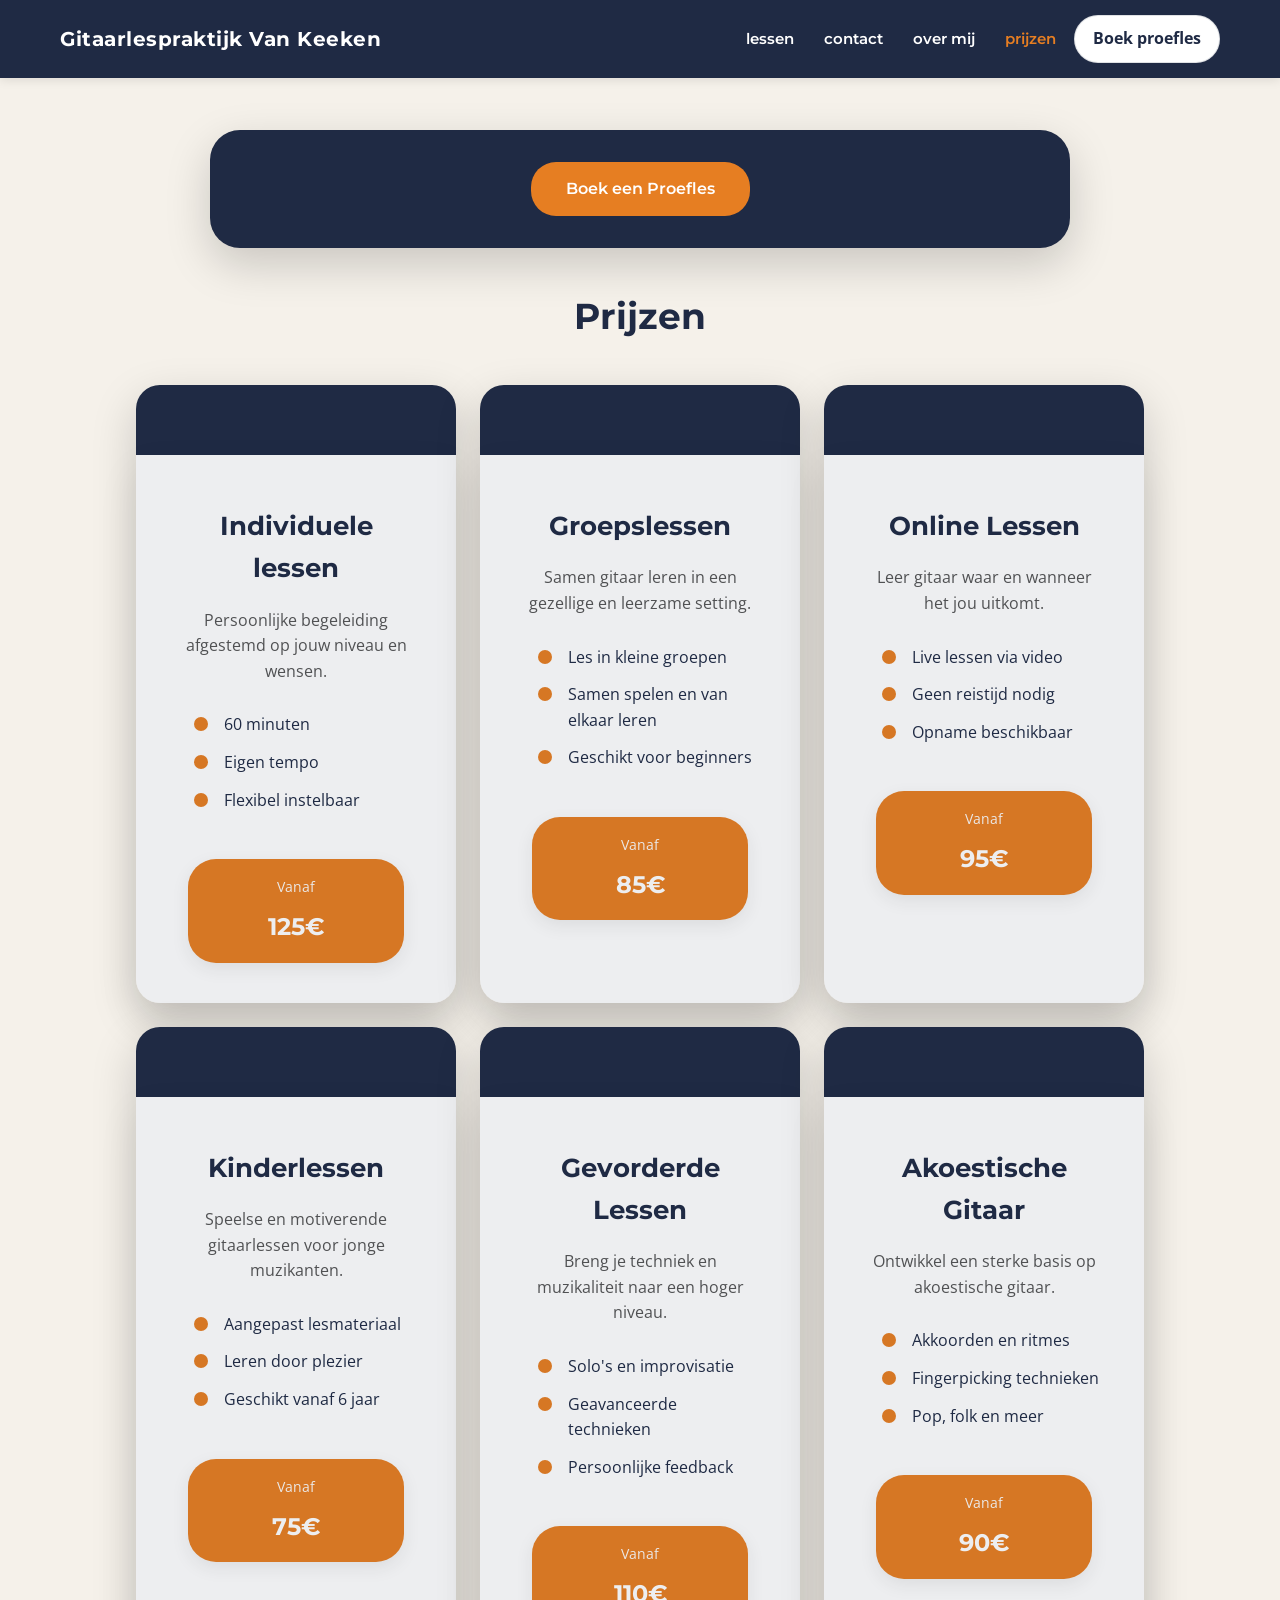
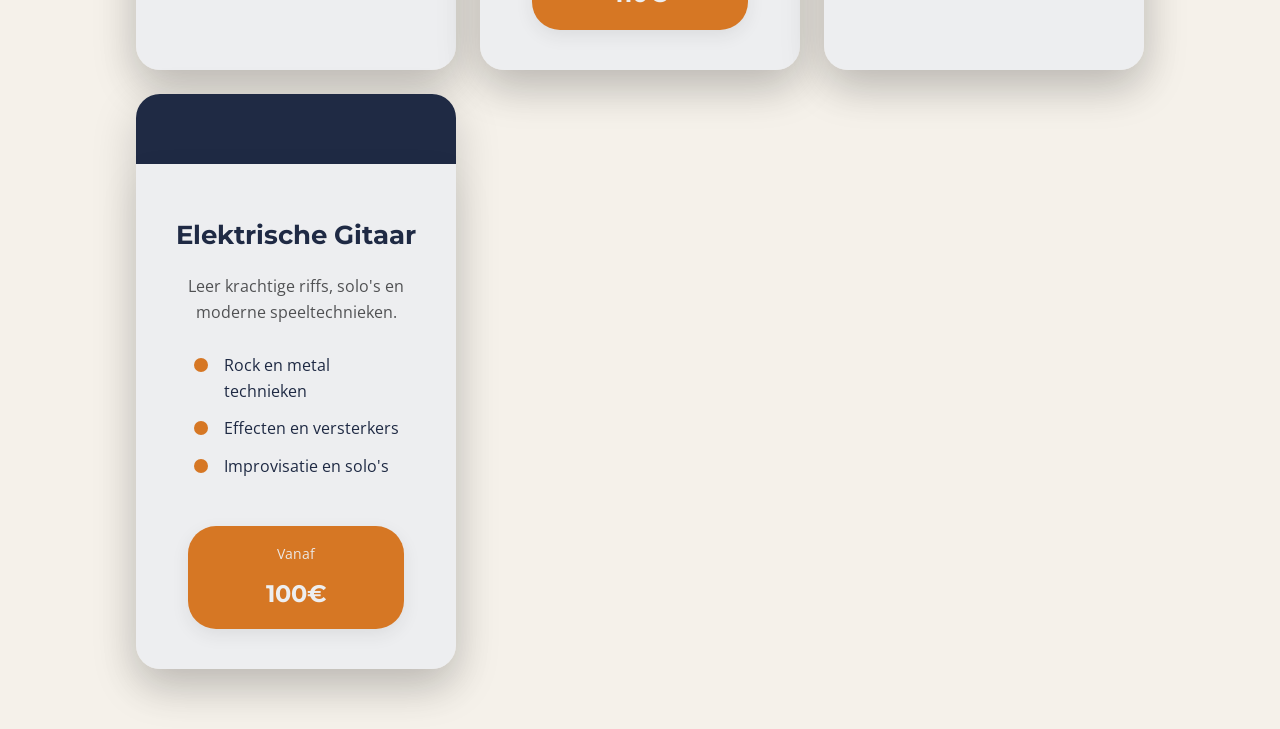
<file: prijzen.html>
<!DOCTYPE html>
<html lang="nl">
<head>
    <meta charset="UTF-8">
    <meta name="viewport" content="width=device-width, initial-scale=1.0">
    <title>Prijzen - Gitaarlespraktijk Van Keeken</title>
    <link rel="stylesheet" href="style.css">


    <style>
        /* Nieuwe regels: centreren van de prijzen-kaarten en controls op deze pagina */
        .prijzen-page .section-title {
            text-align: center;
        }
        .prijzen-page .proefles-card {
            display: flex;
            justify-content: center;
            width: min(100%, 860px);
            margin: 0 auto 40px;
            padding: 32px 24px;
            background: var(--primary-dark);
            border-radius: 30px;
            box-shadow: var(--shadow-hover);
        }
        .prijzen-page .proefles-card .btn-orange-action {
            margin: 0;
        }
        .prijzen-page .prijzen-wrapper {
            display: flex;
            flex-direction: column;
            align-items: center; /* centreert de slider en controls */
            gap: 24px;
            width: 100%;
        }


        .prijzen-page .prijzen-grid {
            display: grid;
            grid-template-columns: repeat(3, minmax(260px, 320px));
            gap: 24px;
            margin: 24px auto 0;
            justify-content: center;
            align-items: stretch;
            width: max-content;
        }


        .prijzen-page .prijzen-grid .card {
            position: relative;
            width: 100%;
            opacity: 1;
            visibility: visible;
            transform: none;
            box-shadow: var(--shadow-hover);
            display: flex;
            flex-direction: column;
            align-self: stretch;
        }


        .prijzen-page .prijzen-grid .card-body {
            display: flex;
            flex-direction: column;
            align-items: center;
            text-align: center;
            flex: 1;
        }


        .prijzen-page .card-header-visual {
            height: 90px;
            padding: 14px 16px;
            border-top-left-radius: var(--border-radius);
            border-top-right-radius: var(--border-radius);
        }


        .prijzen-page .card-header-visual svg {
            display: none;
        }


        .prijzen-page .prijzen-grid .card-body .bullet-list {
            margin: 0 0 22px;
            padding-left: 18px;
            text-align: left;
            width: 100%;
        }


        .prijzen-page .prijzen-btn {
            margin-top: auto;
        }
        /* prijs-knop: gecentreerd, vaste maximale breedte en duidelijke styling */
        .prijzen-page .prijzen-btn {
            display: inline-flex;
            flex-direction: column;
            align-items: center;
            justify-content: center;
            text-decoration: none;
            background: #e67e22;
            color: #fff;
            padding: 16px 24px;
            border-radius: 28px;
            width: 260px;
            max-width: 90%;
            box-shadow: 0 6px 18px rgba(0,0,0,0.08);
            margin-top: 12px;
        }
        .prijzen-page .prijzen-btn span {
            font-size: 0.9rem;
            opacity: 0.95;
        }
        .prijzen-page .prijzen-btn strong {
            font-size: 1.5rem;
            margin-top: 6px;
        }


        /* kleine responsive aanpassing */
        @media (max-width: 480px) {
            .prijzen-page .prijzen-slider {
                max-width: 320px;
            }
            .prijzen-page .prijzen-btn {
                width: 220px;
            }
        }


        /* Zorg dat pijltjes en dots niet buiten zicht staan op kleine schermen */
        .prijzen-page .slider-controls .arrow-btn {
            min-width: 44px;
            min-height: 44px;
        }


        /* nieuwe regels: centreer kaart-inhoud en plaats knop onderaan gecentreerd */
        .prijzen-page .card-body {
            display: flex;
            flex-direction: column;
            align-items: center; /* centreert titel en omschrijving */
            text-align: center;
        }


        /* pijltjes en dots onder de slider blijven gecentreerd */
        .prijzen-page .slider-controls {
            display: flex;
            align-items: center;
            justify-content: center;
            gap: 12px;
            margin-top: 8px;
            position: relative;
            z-index: 10; /* blijft boven pagina-elementen, maar slider heeft nu voldoende hoogte */
        }
    </style>
</head>
<body>




    <header>
        <div class="nav-container">
            <div class="logo-area">
                <a href="index.html" class="site-title">Gitaarlespraktijk Van Keeken</a>
            </div>
            <div class="menu-toggle" id="mobile-menu">
                <span class="bar"></span>
                <span class="bar"></span>
                <span class="bar"></span>
            </div>
            <div class="nav-right">
                <nav class="nav-links">
                    <a href="lessen.html">Lessen</a>
                    <a href="contact.html">Contact</a>
                    <a href="over-mij.html">Over mij</a>
                    <a href="prijzen.html" class="active">Prijzen</a>
                </nav>
                <div class="header-action">
                    <a href="proefles.html" class="header-button">Boek proefles</a>
                </div>
            </div>
        </div>
    </header>




    <section class="container prijzen-page">
        <div class="proefles-card">
            <a href="proefles.html" class="btn-orange-action">Boek een Proefles</a>
        </div>
        <h2 class="section-title">Prijzen</h2>




        <div class="prijzen-grid">
            <article class="card prijzen-card">
                <div class="card-header-visual">
                    <svg viewBox="0 0 24 24" fill="none" stroke="currentColor" stroke-width="2">
                        <path d="M9 18L18 9l3 3-9 9-3-3z" />
                        <path d="m14 13 3-3M11 16l3-3M8 19l3-3M17 10l2.5-2.5a2.12 2.12 0 0 0-3-3L14 7" />
                    </svg>
                </div>
                <div class="card-body">
                    <h3>Individuele lessen</h3>
                    <p>Persoonlijke begeleiding afgestemd op jouw niveau en wensen.</p>
                    <ul class="bullet-list">
                        <li>60 minuten</li>
                        <li>Eigen tempo</li>
                        <li>Flexibel instelbaar</li>
                    </ul>
                    <a href="contact.html" class="prijzen-btn">
                        <span>Vanaf</span>
                        <strong>125€</strong>
                    </a>
                </div>
            </article>


            <article class="card prijzen-card">
                <div class="card-header-visual">
                    <svg viewBox="0 0 24 24" fill="none" stroke="currentColor" stroke-width="2">
                        <path d="M9 18V5l12-2v13" />
                        <circle cx="6" cy="18" r="3" />
                        <circle cx="18" cy="16" r="3" />
                    </svg>
                </div>
                <div class="card-body">
                    <h3>Groepslessen</h3>
                    <p>Samen gitaar leren in een gezellige en leerzame setting.</p>
                    <ul class="bullet-list">
                        <li>Les in kleine groepen</li>
                        <li>Samen spelen en van elkaar leren</li>
                        <li>Geschikt voor beginners</li>
                    </ul>
                    <a href="contact.html" class="prijzen-btn">
                        <span>Vanaf</span>
                        <strong>85€</strong>
                    </a>
                </div>
            </article>


            <article class="card prijzen-card">
                <div class="card-header-visual">
                    <svg viewBox="0 0 24 24" fill="none" stroke="currentColor" stroke-width="2">
                        <path d="M12 3v18M3 12h18" />
                    </svg>
                </div>
                <div class="card-body">
                    <h3>Online Lessen</h3>
                    <p>Leer gitaar waar en wanneer het jou uitkomt.</p>
                    <ul class="bullet-list">
                        <li>Live lessen via video</li>
                        <li>Geen reistijd nodig</li>
                        <li>Opname beschikbaar</li>
                    </ul>
                    <a href="contact.html" class="prijzen-btn">
                        <span>Vanaf</span>
                        <strong>95€</strong>
                    </a>
                </div>
            </article>


            <article class="card prijzen-card">
                <div class="card-header-visual">
                    <svg viewBox="0 0 24 24" fill="none" stroke="currentColor" stroke-width="2">
                        <path d="M4 6h16M4 12h16M4 18h16" />
                    </svg>
                </div>
                <div class="card-body">
                    <h3>Kinderlessen</h3>
                    <p>Speelse en motiverende gitaarlessen voor jonge muzikanten.</p>
                    <ul class="bullet-list">
                        <li>Aangepast lesmateriaal</li>
                        <li>Leren door plezier</li>
                        <li>Geschikt vanaf 6 jaar</li>
                    </ul>
                    <a href="contact.html" class="prijzen-btn">
                        <span>Vanaf</span>
                        <strong>75€</strong>
                    </a>
                </div>
            </article>


            <article class="card prijzen-card">
                <div class="card-header-visual">
                    <svg viewBox="0 0 24 24" fill="none" stroke="currentColor" stroke-width="2">
                        <path d="M12 3l7 4v10l-7 4-7-4V7l7-4z" />
                    </svg>
                </div>
                <div class="card-body">
                    <h3>Gevorderde Lessen</h3>
                    <p>Breng je techniek en muzikaliteit naar een hoger niveau.</p>
                    <ul class="bullet-list">
                        <li>Solo's en improvisatie</li>
                        <li>Geavanceerde technieken</li>
                        <li>Persoonlijke feedback</li>
                    </ul>
                    <a href="contact.html" class="prijzen-btn">
                        <span>Vanaf</span>
                        <strong>110€</strong>
                    </a>
                </div>
            </article>


            <article class="card prijzen-card">
                <div class="card-header-visual">
                    <svg viewBox="0 0 24 24" fill="none" stroke="currentColor" stroke-width="2">
                        <path d="M4 6h16M7 6v12M17 6v12" />
                    </svg>
                </div>
                <div class="card-body">
                    <h3>Akoestische Gitaar</h3>
                    <p>Ontwikkel een sterke basis op akoestische gitaar.</p>
                    <ul class="bullet-list">
                        <li>Akkoorden en ritmes</li>
                        <li>Fingerpicking technieken</li>
                        <li>Pop, folk en meer</li>
                    </ul>
                    <a href="contact.html" class="prijzen-btn">
                        <span>Vanaf</span>
                        <strong>90€</strong>
                    </a>
                </div>
            </article>


            <article class="card prijzen-card">
                <div class="card-header-visual">
                    <svg viewBox="0 0 24 24" fill="none" stroke="currentColor" stroke-width="2">
                        <path d="M6 3h12l-1 7H7L6 3z" />
                        <path d="M6 10v6a2 2 0 0 0 2 2h8a2 2 0 0 0 2-2v-6" />
                    </svg>
                </div>
                <div class="card-body">
                    <h3>Elektrische Gitaar</h3>
                    <p>Leer krachtige riffs, solo's en moderne speeltechnieken.</p>
                    <ul class="bullet-list">
                        <li>Rock en metal technieken</li>
                        <li>Effecten en versterkers</li>
                        <li>Improvisatie en solo's</li>
                    </ul>
                    <a href="contact.html" class="prijzen-btn">
                        <span>Vanaf</span>
                        <strong>100€</strong>
                    </a>
                </div>
            </article>
        </div>
    </section>




    <script>
        const mobileMenu = document.getElementById('mobile-menu');
        const navLinks = document.querySelector('.nav-links');




        mobileMenu.addEventListener('click', () => {
            navLinks.classList.toggle('active');
            mobileMenu.classList.toggle('open');
        });






    </script>
</body>
</html>
</file>
<file: style.css>
@import url('https://fonts.googleapis.com/css2?family=Montserrat:wght=600;700&family=Open+Sans:wght=400;600&display=swap');




:root {
    --primary-dark: #1F2A44;
    --accent-orange: #E67E22;
    --accent-orange-hover: #D35400;
    --bg-beige: #F5F1EA;
    --white: #FFFFFF;
    --gray-muted: #BDC3C7;
    --font-headings: 'Montserrat', sans-serif;
    --font-body: 'Open Sans', sans-serif;
    --shadow-subtle: 0 4px 15px rgba(0, 0, 0, 0.05);
    --shadow-hover: 0 16px 45px rgba(0, 0, 0, 0.18);
    --border-radius: 24px;
    --transition-smooth: all 0.4s cubic-bezier(0.25, 0.8, 0.25, 1);
}




* {
    margin: 0;
    padding: 0;
    box-sizing: border-box;
}




body {
    font-family: var(--font-body);
    background-color: var(--bg-beige);
    color: var(--primary-dark);
    line-height: 1.6;
    padding-top: 70px;
}




h1, h2, h3, h4 {
    font-family: var(--font-headings);
    font-weight: 700;
}




a {
    text-decoration: none;
    color: inherit;
}




header {
    background-color: var(--primary-dark);
    color: var(--white);
    position: fixed;
    top: 0;
    left: 0;
    width: 100%;
    z-index: 1000;
    box-shadow: 0 2px 10px rgba(0,0,0,0.1);
}




.nav-container {
    max-width: 1200px;
    margin: 0 auto;
    display: flex;
    justify-content: space-between;
    align-items: center;
    padding: 15px 20px;
}




.logo-area {
    display: flex;
    align-items: center;
    gap: 10px;
}




.site-title {
    font-family: var(--font-headings);
    font-size: 1.25rem;
    font-weight: 700;
    letter-spacing: 0.5px;
}




.nav-links {
    display: flex;
    list-style: none;
    gap: 30px;
}




.nav-links a {
    font-family: var(--font-headings);
    font-size: 0.95rem;
    font-weight: 600;
    text-transform: lowercase;
    transition: var(--transition-smooth);
    color: var(--white);
}




.nav-links a:hover, .nav-links a.active {
    color: var(--accent-orange);
}


.header-action {
    display: flex;
    align-items: center;
}


.header-button {
    display: inline-flex;
    align-items: center;
    justify-content: center;
    padding: 10px 18px;
    border-radius: 999px;
    background: #ffffff;
    color: #1f2a44;
    border: 1px solid rgba(31,42,68,0.14);
    font-weight: 700;
    text-decoration: none;
    transition: transform 180ms ease, background 180ms ease, border-color 180ms ease;
}


.header-button:hover {
    background: rgba(31,42,68,0.05);
    border-color: rgba(31,42,68,0.25);
    transform: translateY(-1px);
}


.nav-right {
    display: flex;
    align-items: center;
    gap: 18px;
}


.menu-toggle {
    display: none;
    flex-direction: column;
    gap: 5px;
    cursor: pointer;
}




.menu-toggle .bar {
    width: 25px;
    height: 3px;
    background-color: var(--white);
    border-radius: 2px;
    transition: var(--transition-smooth);
}




main {
    display: flex;
    flex-direction: column;
    width: 100%;
}




.container {
    max-width: 1200px;
    margin: 0 auto;
    padding: 60px 20px;
}




.section-title {
    text-align: center;
    margin-bottom: 40px;
    font-size: 2.25rem;
}




.btn-orange-action, .btn {
    display: inline-block;
    background-color: var(--accent-orange);
    color: var(--white);
    padding: 14px 35px;
    border-radius: 25px;
    font-family: var(--font-headings);
    font-weight: 600;
    border: none;
    cursor: pointer;
    transition: var(--transition-smooth);
    text-align: center;
    font-size: 1rem;
    position: relative;
    z-index: 10;
}




.btn-orange-action:hover, .btn:hover {
    background-color: var(--accent-orange-hover);
    transform: translateY(-2px);
}




/* ==========================================================================
   DESKTOP BANNER AFBEELDING
   ========================================================================== */
.hero-image-box {
    width: 100%;
    margin: 0 auto 30px;
}




.hero-image-container {
    display: block;
    width: 100%;
    margin: 0;
    padding: 0;
    border-radius: 0;
    overflow: hidden;
    box-shadow: var(--shadow-subtle);
}




.hero-main-img {
    width: 100%;
    height: auto;
    max-height: 420px;
    object-fit: cover;
    display: block;
}




.contact-section {
    padding-bottom: 80px;
}




.contact-layout {
    display: grid;
    gap: 30px;
    max-width: 1100px;
    margin: 0 auto;
}




.info-card-wrapper {
    position: relative;
    overflow: hidden;
    background-color: var(--primary-dark);
    color: var(--white);
    border-radius: 32px;
    padding: 45px 45px 45px 45px;
    box-shadow: var(--shadow-hover);
}




.info-card-wrapper h2 {
    margin-bottom: 18px;
    font-size: 1.8rem;
}




.info-card-wrapper p {
    color: rgba(255,255,255,0.92);
    line-height: 1.75;
    margin-bottom: 12px;
}




.contact-email a {
    color: var(--accent-orange);
}




.form-card {
    background-color: var(--primary-dark);
    color: var(--white);
    padding: 40px;
    border-radius: 32px;
    box-shadow: var(--shadow-hover);
}




.form-card h2 {
    margin-bottom: 30px;
    font-size: 1.75rem;
    text-align: center;
}




.form-grid {
    display: grid;
    grid-template-columns: 1fr 1fr;
    gap: 30px;
    align-items: stretch;
}




.form-left {
    display: flex;
    flex-direction: column;
    gap: 20px;
}




.form-group input,
.form-group textarea {
    width: 100%;
    padding: 18px 24px;
    border-radius: 50px;
    border: none;
    font-family: var(--font-body);
    font-size: 1rem;
    color: var(--primary-dark);
    background: var(--white);
    box-shadow: 0 12px 30px rgba(0, 0, 0, 0.08);
}




.form-group input::placeholder,
.form-group textarea::placeholder {
    color: rgba(0, 0, 0, 0.45);
}




.form-right {
    display: flex;
    flex-direction: column;
    gap: 20px;
}




.form-right textarea {
    min-height: 280px;
    border-radius: 35px;
    resize: none;
}




.btn-full {
    width: 100%;
    padding: 18px 30px;
    border-radius: 35px;
    margin-top: auto;
}




.info-banner-box {
    max-width: 1100px;
    margin: 0 auto;
}




/* ==========================================================================
   DESKTOP: INTERACTIEVE OVERLAPPENDE SLIDER (GROOT FORMAAT)
   ========================================================================== */
.slider-wrapper {
    position: relative;
    max-width: 860px;
    margin: 40px auto 0 auto;
    height: 590px; /* Kortere kaarthoogte */
}




.card-grid {
    position: relative;
    width: 100%;
    height: 100%;
}


.lessons-grid {
    display: grid;
    grid-template-columns: repeat(3, 320px);
    gap: 24px;
    margin: 24px auto 0;
    width: max-content;
}


.lessons-container {
    display: flex;
    flex-direction: column;
    align-items: center;
    justify-content: center;
    width: 100%;
}


@media (max-width: 1100px) {
    .lessons-grid {
        grid-template-columns: repeat(2, minmax(220px, 1fr));
        width: min(100%, 760px);
    }
}


@media (max-width: 720px) {
    .lessons-grid {
        grid-template-columns: 1fr;
        width: 100%;
    }
}


.lessons-grid .card {
    position: relative !important;
    width: 100%;
    max-width: none;
    transform: none !important;
    left: auto !important;
    top: auto !important;
    z-index: auto !important;
    opacity: 1 !important;
    pointer-events: auto !important;
    box-shadow: var(--shadow-hover);
}


.lessons-grid .card:not(.active)::after {
    display: none;
}


.lessons-grid .card.active {
    transform: none !important;
    z-index: auto !important;
}


.lessons-grid .card-header-visual {
    height: 100px;
    padding: 14px 18px 10px;
}


.lessons-grid .card-header-visual svg {
    display: none;
}


.lessons-grid .card-body {
    padding: 24px 22px 22px;
}


.card {
    background: transparent;
    border-radius: var(--border-radius);
    overflow: visible;
    transition: var(--transition-smooth);
    display: flex;
    flex-direction: column;
    position: absolute;
    width: 100%;
    max-width: 500px; /* Compacte kaartbreedte */
    left: 50%;
    top: 0;
    transform: translate(-30%, 30px) scale(0.88);
    z-index: 1;
    opacity: 0.65;
    pointer-events: none;
}




/* Actieve kaart die op de voorgrond treedt */
.card.active {
    transform: translate(-65%, 0) scale(1);
    z-index: 5;
    opacity: 1;
    pointer-events: auto;
    box-shadow: var(--shadow-hover);
}




.card:not(.active)::after {
    content: '';
    position: absolute;
    top: 0; left: 0; width: 100%; height: 100%;
    background: rgba(31, 42, 68, 0.08);
    transition: var(--transition-smooth);
    border-radius: var(--border-radius);
}




.card-header-visual {
    background-color: var(--primary-dark);
    height: 220px;
    display: flex;
    justify-content: center;
    align-items: flex-start;
    padding: 30px 25px 20px;
    border-top-left-radius: var(--border-radius);
    border-top-right-radius: var(--border-radius);
}




.card-header-visual svg {
    height: 110px;
    color: var(--white);
}




.card-body {
    background: var(--white);
    padding: 45px 35px 35px;
    flex-grow: 1;
    display: flex;
    flex-direction: column;
    align-items: flex-start;
    text-align: left;
    border-bottom-left-radius: var(--border-radius);
    border-bottom-right-radius: var(--border-radius);
    margin-top: -20px;
    box-shadow: 0 18px 40px rgba(0,0,0,0.08);
}




.card-body h3 {
    margin-bottom: 18px;
    font-size: 1.85rem;
}




.card-body p {
    color: #555;
    margin-bottom: 28px;
    font-size: 1.05rem;
}




.bullet-list {
    list-style: none;
    width: 100%;
    margin-bottom: 30px;
    text-align: left;
    display: inline-block;
    max-width: 360px;
}




.bullet-list li {
    position: relative;
    padding-left: 30px;
    margin-bottom: 12px;
    font-size: 1rem;
}




.bullet-list li::before {
    content: "";
    position: absolute;
    left: 0;
    top: 5px;
    width: 14px;
    height: 14px;
    background-color: var(--accent-orange);
    border-radius: 50%;
}




.btn-orange-action {
    margin-top: auto;
}




/* SLIDER CONTROLS (PIJLEN) */
.slider-arrow {
    position: absolute;
    top: 45%;
    transform: translateY(-50%);
    background: var(--white);
    border: none;
    width: 72px;
    height: 72px;
    border-radius: 50%;
    display: flex;
    justify-content: center;
    align-items: center;
    box-shadow: 0 6px 22px rgba(0,0,0,0.14);
    cursor: pointer;
    font-size: 1.7rem;
    color: var(--primary-dark);
    z-index: 20;
    transition: var(--transition-smooth);
}




.slider-arrow:hover {
    background: var(--primary-dark);
    color: var(--white);
}




.prev-btn { left: -110px; }
.next-btn { right: -110px; }




.slider-dots {
    display: flex;
    justify-content: center;
    gap: 12px;
    margin-top: 35px;
}




.dot {
    width: 14px;
    height: 14px;
    background-color: var(--gray-muted);
    border-radius: 50%;
    cursor: pointer;
    transition: var(--transition-smooth);
}




.dot.active {
    background-color: var(--accent-orange);
    transform: scale(1.2);
}




/* ==========================================================================
   ALGEMENE COMPONENTEN & ANDERE PAGINA'S
   ========================================================================== */
.welcome-section {
    position: relative;
    width: 100%;
    padding: 40px 20px;
    background-color: var(--bg-beige);
}




.welcome-card-blue {
    background-color: var(--primary-dark);
    color: var(--white);
    padding: 40px 60px;
    border-radius: var(--border-radius);
    max-width: 800px;
    margin: 0 auto;
    text-align: center;
    box-shadow: var(--shadow-hover);
}




.welcome-card-blue h1 {
    font-size: 2rem;
    margin-bottom: 15px;
    line-height: 1.3;
}




.welcome-subtitle {
    font-size: 1.1rem;
    opacity: 0.9;
    margin-bottom: 10px;
}




.why-us-section {
    max-width: 1200px;
    margin: 0 auto;
    padding: 40px 20px 60px 20px;
    width: 100%;
}




.why-us-section h2 {
    text-align: center;
    margin-bottom: 45px;
    font-size: 2.25rem;
}




/* ==========================================================================
   CTA SECTION (CALL TO ACTION)
   ========================================================================== */
.cta-section {
    background-color: var(--bg-beige);
    padding: 60px 20px;
    max-width: 100%;
}




.cta-box {
    background: var(--white);
    border-radius: var(--border-radius);
    padding: 50px 40px;
    max-width: 600px;
    margin: 0 auto;
    text-align: center;
    box-shadow: var(--shadow-subtle);
}




.cta-box h2 {
    font-size: 1.5rem;
    margin-bottom: 10px;
    color: var(--primary-dark);
}




.cta-box p {
    font-size: 1.1rem;
    margin-bottom: 30px;
    color: var(--primary-dark);
}




.btn-cta {
    display: inline-block;
    background-color: var(--primary-dark);
    color: var(--white);
    padding: 16px 45px;
    border-radius: 50px;
    font-family: var(--font-headings);
    font-weight: 600;
    cursor: pointer;
    transition: var(--transition-smooth);
    font-size: 1rem;
}




.btn-cta:hover {
    background-color: var(--accent-orange);
    transform: translateY(-2px);
}




.benefit-list {
    display: grid;
    grid-template-columns: repeat(auto-fit, minmax(280px, 1fr));
    gap: 30px;
}




.benefit-item {
    background: var(--white);
    padding: 30px;
    border-radius: var(--border-radius);
    display: flex;
    align-items: center;
    gap: 20px;
    box-shadow: var(--shadow-subtle);
}




.icon-container-orange {
    background-color: var(--accent-orange);
    width: 60px;
    height: 60px;
    border-radius: 18px;
    display: flex;
    justify-content: center;
    align-items: center;
    flex-shrink: 0;
}




.benefit-content h3 {
    font-size: 1.2rem;
    margin-bottom: 5px;
}




.benefit-content p {
    font-size: 0.9rem;
    color: #666;
}




.about-block {
    display: grid;
    grid-template-columns: 1fr 1fr;
    gap: 0;
    align-items: stretch;
    margin-bottom: 60px;
    background-color: var(--primary-dark);
    border-radius: var(--border-radius);
    overflow: hidden;
    box-shadow: var(--shadow-subtle);
}




.about-text {
    color: var(--white);
    padding: 45px 50px;
    display: flex;
    flex-direction: column;
    justify-content: center;
}




.about-text h2 {
    margin-bottom: 20px;
    font-size: 1.8rem;
    color: var(--white);
}




.about-text p {
    color: rgba(255,255,255,0.92);
    line-height: 1.7;
}




.about-img-frame {
    background-color: var(--primary-dark);
    overflow: hidden;
    padding: 20px;
}




.about-img-frame img {
    width: 100%;
    height: 100%;
    display: block;
    object-fit: cover;
    border-radius: calc(var(--border-radius) - 10px);
}




.about-img-frame img {
    width: 100%;
    height: auto;
    display: block;
    border-radius: calc(var(--border-radius) - 10px);
    object-fit: cover;
}




/* CONTACT LAYOUT */
.contact-layout {
    display: grid;
    grid-template-columns: 1fr;
    gap: 30px;
    max-width: 900px;
    margin: 0 auto;
}




.proefles-card {
    background-color: var(--primary-dark);
    color: var(--white);
    padding: 45px 40px;
    border-radius: 32px;
    box-shadow: var(--shadow-hover);
    text-align: center;
}




.proefles-card h2 {
    margin-bottom: 20px;
    font-size: 1.75rem;
}




.proefles-card p {
    color: rgba(255,255,255,0.92);
    margin-bottom: 30px;
    line-height: 1.75;
    max-width: 700px;
    margin-left: auto;
    margin-right: auto;
}




.form-card {
    background-color: var(--primary-dark);
    color: var(--white);
    padding: 40px;
    border-radius: var(--border-radius);
    box-shadow: var(--shadow-hover);
}




.form-card h2 {
    margin-bottom: 30px;
    font-size: 1.75rem;
}




.form-grid {
    display: grid;
    grid-template-columns: 1fr 1fr;
    gap: 25px;
}




.form-left {
    display: flex;
    flex-direction: column;
    gap: 15px;
}




.form-group input, .form-group textarea {
    width: 100%;
    padding: 15px 20px;
    border-radius: 30px;
    border: none;
    font-family: var(--font-body);
    font-size: 0.95rem;
    color: var(--primary-dark);
}




.form-right {
    display: flex;
    flex-direction: column;
}




.form-right textarea {
    height: 100%;
    border-radius: var(--border-radius);
    resize: none;
}




.form-footer {
    grid-column: span 2;
    text-align: right;
    margin-top: 10px;
}




.info-card-wrapper {
    position: relative;
    overflow: hidden;
    background-color: var(--primary-dark);
    color: var(--white);
    border-radius: var(--border-radius);
    padding: 50px 40px;
    box-shadow: var(--shadow-subtle);
}




.info-content {
    position: relative;
    z-index: 2;
}




.guitar-neck-decor {
    position: absolute;
    right: -20px;
    bottom: -60px;
    width: 220px;
    height: auto;
    opacity: 0.15;
    transform: rotate(-15deg);
    z-index: 1;
    pointer-events: none;
}




/* ==========================================================================
   PRIJZEN PAGINA STYLING
   ========================================================================== */
.prijzen-wrapper {
    max-width: 550px;
    margin: 0 auto;
}




.prijzen-slider {
    position: relative;
    width: 100%;
    height: 600px;
}




.prijzen-card {
    background: transparent;
    border-radius: var(--border-radius);
    overflow: visible;
    transition: var(--transition-smooth);
    display: flex;
    flex-direction: column;
    width: 100%;
    position: absolute;
    left: 0;
    top: 0;
    z-index: 1;
    opacity: 0;
    pointer-events: none;
}




.prijzen-card.active {
    z-index: 5;
    opacity: 1;
    pointer-events: auto;
}




.prijzen-card .card-header-visual {
    background-color: var(--primary-dark);
    height: 240px;
    display: flex;
    justify-content: center;
    align-items: flex-start;
    padding: 35px 25px 20px;
    border-top-left-radius: var(--border-radius);
    border-top-right-radius: var(--border-radius);
}




.prijzen-card .card-header-visual svg {
    height: 120px;
    color: var(--white);
}




.prijzen-card .card-body {
    background: var(--white);
    padding: 50px 40px 40px;
    flex-grow: 1;
    display: flex;
    flex-direction: column;
    align-items: center;
    text-align: center;
    border-bottom-left-radius: var(--border-radius);
    border-bottom-right-radius: var(--border-radius);
    margin-top: -20px;
    box-shadow: 0 18px 40px rgba(0,0,0,0.08);
}




.prijzen-card .card-body h3 {
    margin-bottom: 18px;
    font-size: 1.65rem;
    width: 100%;
}




.prijzen-card .card-body p {
    color: #555;
    margin-bottom: 28px;
    font-size: 1rem;
    max-width: 100%;
}




.prijzen-btn {
    display: block;
    width: 100%;
    background-color: var(--accent-orange);
    color: var(--white);
    padding: 18px 30px;
    border-radius: 35px;
    display: flex;
    flex-direction: column;
    align-items: center;
    text-align: center;
    cursor: pointer;
    font-family: var(--font-headings);
    margin-top: auto;
    transition: var(--transition-smooth);
    border: none;
}




.prijzen-btn:hover {
    background-color: var(--accent-orange-hover);
    transform: translateY(-2px);
}




.prijzen-btn span {
    font-size: 0.9rem;
    font-family: var(--font-body);
    font-weight: normal;
    margin-bottom: 4px;
}




.prijzen-btn strong {
    font-size: 1.8rem;
    font-weight: 700;
}




/* ==========================================================================
   PRIJZEN PAGINA SLIDER CONTROLS
   ========================================================================== */
.slider-controls {
    display: flex;
    justify-content: center;
    align-items: center;
    gap: 30px;
    margin-top: 40px;
}




.arrow-btn {
    background: var(--white);
    border: none;
    width: 70px;
    height: 70px;
    border-radius: 50%;
    display: flex;
    justify-content: center;
    align-items: center;
    box-shadow: 0 6px 22px rgba(0,0,0,0.14);
    cursor: pointer;
    font-size: 2rem;
    color: var(--primary-dark);
    transition: var(--transition-smooth);
}




.arrow-btn:hover {
    background: var(--primary-dark);
    color: var(--white);
}




.slider-dots {
    display: flex;
    justify-content: center;
    gap: 16px;
}




.slider-dots .dot {
    width: 16px;
    height: 16px;
    background-color: #D0D0D0;
    border-radius: 50%;
    cursor: pointer;
    transition: var(--transition-smooth);
}




.slider-dots .dot.active {
    background-color: var(--accent-orange);
}




/* ==========================================================================
   MEDIA QUERIES (MOBIEL EN RESPONSIVITEIT)
   ========================================================================== */
@media (max-width: 1024px) {
    .prev-btn { left: -30px; }
    .next-btn { right: -30px; }
}




@media (max-width: 900px) {
    .about-block, .contact-layout {
        grid-template-columns: 1fr;
        gap: 30px;
    }
   
    .form-grid {
        grid-template-columns: 1fr;
    }
   
    .form-footer {
        grid-column: span 1;
    }
   
    .form-right textarea {
        height: 150px;
    }
}




@media (max-width: 768px) {
    body {
        padding-top: 60px;
    }




    .menu-toggle {
        display: flex;
    }




    .nav-links {
        position: absolute;
        top: 100%;
        left: 0;
        width: 100%;
        background-color: var(--primary-dark);
        flex-direction: column;
        gap: 0;
        text-align: center;
        max-height: 0;
        overflow: hidden;
        transition: max-height 0.3s ease-out;
    }




    .nav-links.active {
        max-height: 300px;
    }




    .nav-links a {
        display: block;
        padding: 15px 0;
        border-top: 1px solid rgba(255,255,255,0.05);
    }




    .hero-image-container {
        display: none !important;
    }




    .slider-wrapper {
        height: auto;
        max-width: 100%;
        margin-top: 0;
    }




    .card-grid {
        display: flex;
        flex-direction: column;
        gap: 30px;
        height: auto;
    }




    .card, .card.active {
        position: relative;
        left: 0;
        top: 0;
        transform: none !important;
        max-width: 100%;
        opacity: 1;
        pointer-events: auto;
        box-shadow: var(--shadow-subtle);
    }




    .card:not(.active)::after {
        display: none;
    }




    .slider-arrow, .slider-dots {
        display: none !important;
    }
}
</file>
